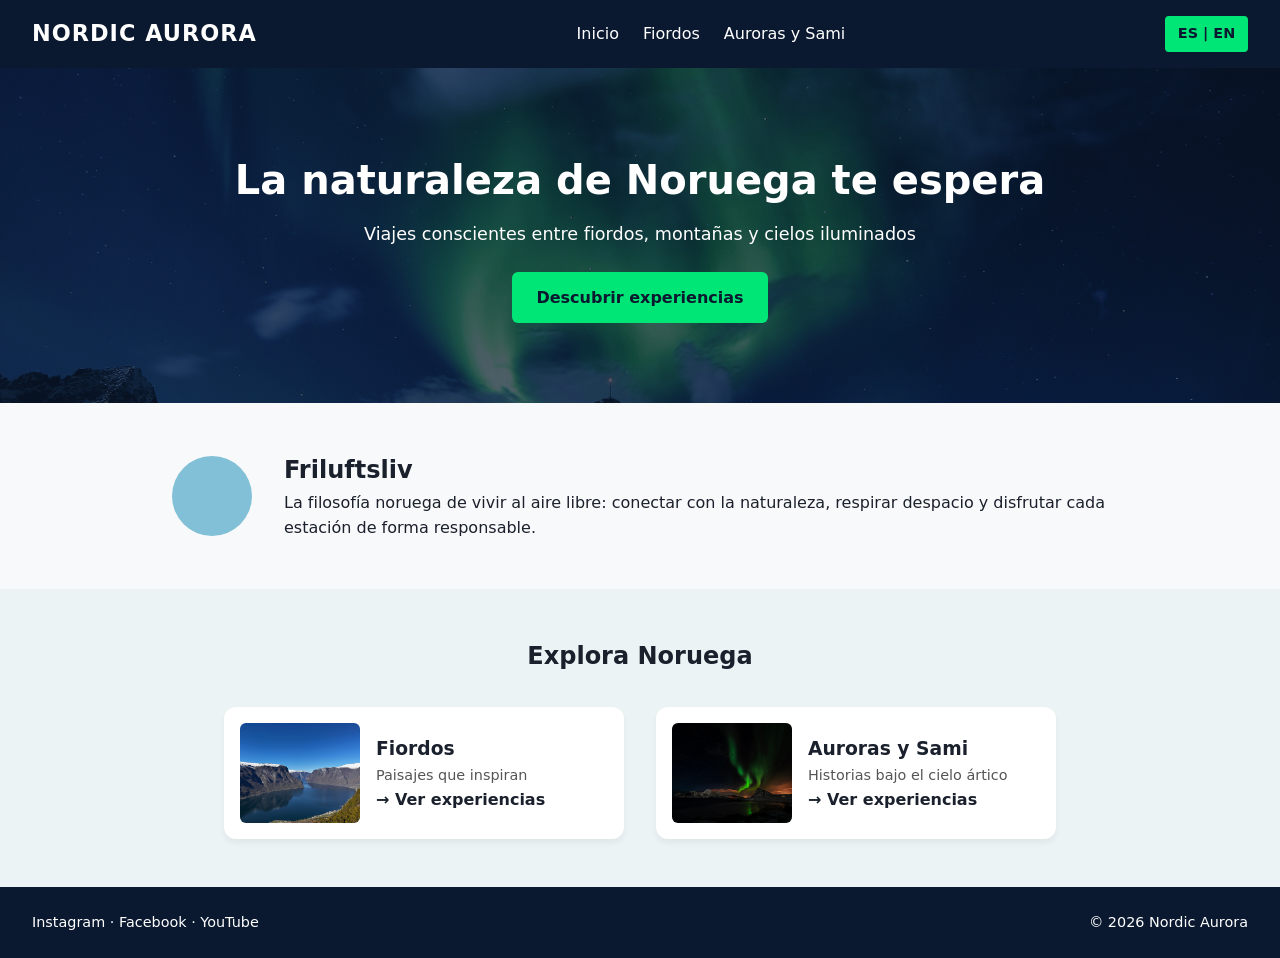
<file: index.html>
<!DOCTYPE html>
<html lang="es">
<head>
    <meta charset="UTF-8">
    <meta name="viewport" content="width=device-width, initial-scale=1.0">
    <title>Nordic Aurora | Inicio</title>
    <link rel="stylesheet" href="css/styles.css">
</head>
<body>

    <header>
        <div class="logo">NORDIC AURORA</div>
        <nav aria-label="Navegación principal">
            <ul>
                <li><a href="index.html">Inicio</a></li>
                <li><a href="fiordos.html">Fiordos</a></li>
                <li><a href="auroras.html">Auroras y Sami</a></li>
            </ul>
        </nav>
        <div class="lang-switch" aria-label="Selector de idioma">ES | EN</div>
    </header>

    <main>
        <section style="position: relative; background: linear-gradient(rgba(10, 25, 47, 0.7), rgba(10, 25, 47, 0.7)), url('images/hero-bg.jpg') no-repeat center center/cover; color: white; text-align: center; padding: 5rem 2rem;">
            <h1 style="font-size: 2.5rem; margin-bottom: 0.5rem;">La naturaleza de Noruega te espera</h1>
            <p style="font-size: 1.1rem; margin-bottom: 1.5rem; max-width: 600px; margin-left: auto; margin-right: auto;">Viajes conscientes entre fiordos, montañas y cielos iluminados</p>
            <a href="fiordos.html" style="background-color: var(--verde-aurora); color: var(--azul-noche); padding: 0.8rem 1.5rem; border-radius: 6px; text-decoration: none; font-weight: bold; display: inline-block;">Descubrir experiencias</a>
        </section>

        <section style="display: flex; align-items: center; gap: 2rem; padding: 3rem 2rem; max-width: 1000px; margin: 0 auto;">
            <div style="width: 80px; height: 80px; background-color: var(--azul-glaciar); border-radius: 50%; flex-shrink: 0;" aria-hidden="true"></div>
            <div>
                <h2>Friluftsliv</h2>
                <p>La filosofía noruega de vivir al aire libre: conectar con la naturaleza, respirar despacio y disfrutar cada estación de forma responsable.</p>
            </div>
        </section>

        <section style="background-color: var(--fondo-tarjeta); padding: 3rem 2rem; text-align: center;">
            <h2 style="margin-bottom: 2rem;">Explora Noruega</h2>
            <div style="display: flex; justify-content: center; gap: 2rem; flex-wrap: wrap;">
                
                <article style="background: white; border-radius: 12px; display: flex; padding: 1rem; width: 400px; gap: 1rem; align-items: center; box-shadow: 0 4px 6px rgba(0,0,0,0.05);">
                    <img src="images/fiordos-thumb.jpg" alt="Vista panorámica del fiordo Nærøyfjord entre altas montañas" style="width: 120px; height: 100px; object-fit: cover; border-radius: 6px;">
                    <div style="text-align: left;">
                        <h3>Fiordos</h3>
                        <p style="font-size: 0.9rem; color: #555;">Paisajes que inspiran</p>
                        <a href="fiordos.html" style="color: var(--texto-oscuro); font-weight: bold; text-decoration: none;">→ Ver experiencias</a>
                    </div>
                </article>

                <article style="background: white; border-radius: 12px; display: flex; padding: 1rem; width: 400px; gap: 1rem; align-items: center; box-shadow: 0 4px 6px rgba(0,0,0,0.05);">
                    <img src="images/aurora-thumb.jpg" alt="Aurora boreal verde iluminando el cielo nocturno del ártico" style="width: 120px; height: 100px; object-fit: cover; border-radius: 6px;">
                    <div style="text-align: left;">
                        <h3>Auroras y Sami</h3>
                        <p style="font-size: 0.9rem; color: #555;">Historias bajo el cielo ártico</p>
                        <a href="auroras.html" style="color: var(--texto-oscuro); font-weight: bold; text-decoration: none;">→ Ver experiencias</a>
                    </div>
                </article>

            </div>
        </section>
    </main>

    <footer>
        <div>
            <span>Instagram</span> · <span>Facebook</span> · <span>YouTube</span>
        </div>
        <div>© 2026 Nordic Aurora</div>
    </footer>

</body>
</html>
</file>
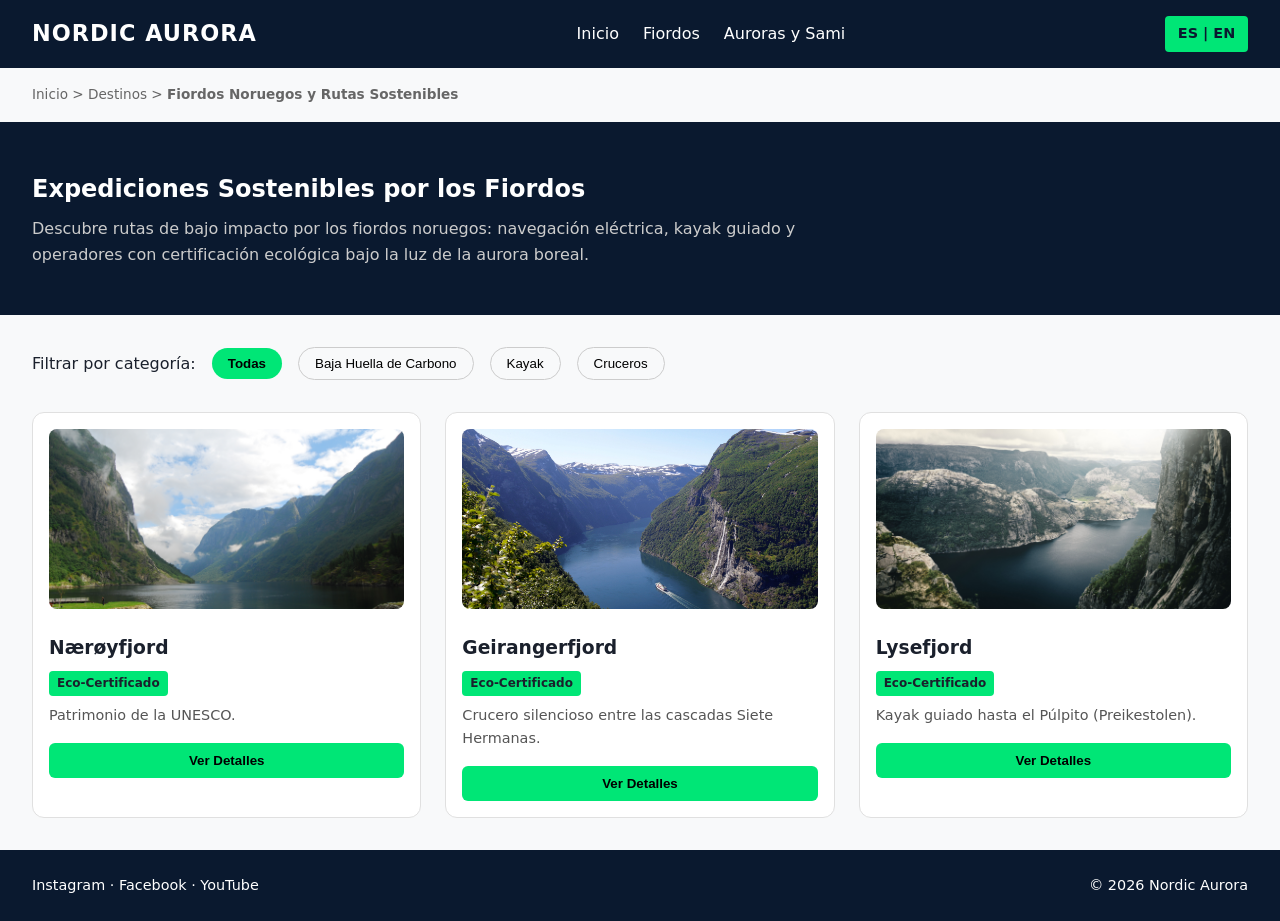
<file: fiordos.html>
<!DOCTYPE html>
<html lang="es">
<head>
    <meta charset="UTF-8">
    <meta name="viewport" content="width=device-width, initial-scale=1.0">
    <title>Nordic Aurora | Fiordos</title>
    <link rel="stylesheet" href="css/styles.css">
</head>
<body>

    <header>
        <div class="logo">NORDIC AURORA</div>
        <nav aria-label="Navegación principal">
            <ul>
                <li><a href="index.html">Inicio</a></li>
                <li><a href="fiordos.html">Fiordos</a></li>
                <li><a href="auroras.html">Auroras y Sami</a></li>
            </ul>
        </nav>
        <div class="lang-switch" aria-label="Selector de idioma">ES | EN</div>
    </header>

    <main>
        <p style="padding: 1rem 2rem; font-size: 0.85rem; color: #666;">Inicio > Destinos > <strong>Fiordos Noruegos y Rutas Sostenibles</strong></p>

        <section style="background-color: var(--azul-noche); color: white; padding: 3rem 2rem;">
            <h1>Expediciones Sostenibles por los Fiordos</h1>
            <p style="max-width: 800px; margin-top: 0.5rem; color: #CCC;">Descubre rutas de bajo impacto por los fiordos noruegos: navegación eléctrica, kayak guiado y operadores con certificación ecológica bajo la luz de la aurora boreal.</p>
        </section>

        <section style="padding: 2rem;">
            <div style="display: flex; align-items: center; gap: 1rem; margin-bottom: 2rem;">
                <span>Filtrar por categoría:</span>
                <button style="background: var(--verde-aurora); border: none; padding: 0.5rem 1rem; border-radius: 20px; font-weight: bold; cursor: pointer;">Todas</button>
                <button style="background: transparent; border: 1px solid #CCC; padding: 0.5rem 1rem; border-radius: 20px; cursor: pointer;">Baja Huella de Carbono</button>
                <button style="background: transparent; border: 1px solid #CCC; padding: 0.5rem 1rem; border-radius: 20px; cursor: pointer;">Kayak</button>
                <button style="background: transparent; border: 1px solid #CCC; padding: 0.5rem 1rem; border-radius: 20px; cursor: pointer;">Cruceros</button>
            </div>

            <div style="display: grid; grid-template-columns: repeat(auto-fit, minmax(280px, 1fr)); gap: 1.5rem;">
                
                <article style="border: 1px solid #E0E0E0; border-radius: 12px; padding: 1rem; background: white;">
                    <img src="images/naeroyfjord.jpg" alt="Navegación en embarcación ecológica por las aguas calmas del fiordo Nærøyfjord" style="width: 100%; height: 180px; border-radius: 8px; object-fit: cover;">
                    <h3 style="margin-top: 1rem;">Nærøyfjord</h3>
                    <span style="background: var(--verde-aurora); font-size: 0.75rem; padding: 0.2rem 0.5rem; border-radius: 4px; font-weight: bold; display: inline-block; margin: 0.5rem 0;">Eco-Certificado</span>
                    <p style="font-size: 0.9rem; color: #555; margin-bottom: 1rem;">Patrimonio de la UNESCO.</p>
                    <button style="width: 100%; background: var(--verde-aurora); border: none; padding: 0.6rem; border-radius: 6px; font-weight: bold; cursor: pointer;">Ver Detalles</button>
                </article>

                <article style="border: 1px solid #E0E0E0; border-radius: 12px; padding: 1rem; background: white;">
                    <img src="images/geirangerfjord.jpg" alt="Vista elevada del fiordo Geirangerfjord rodeado de majestuosas cascadas" style="width: 100%; height: 180px; border-radius: 8px; object-fit: cover;">
                    <h3 style="margin-top: 1rem;">Geirangerfjord</h3>
                    <span style="background: var(--verde-aurora); font-size: 0.75rem; padding: 0.2rem 0.5rem; border-radius: 4px; font-weight: bold; display: inline-block; margin: 0.5rem 0;">Eco-Certificado</span>
                    <p style="font-size: 0.9rem; color: #555; margin-bottom: 1rem;">Crucero silencioso entre las cascadas Siete Hermanas.</p>
                    <button style="width: 100%; background: var(--verde-aurora); border: none; padding: 0.6rem; border-radius: 6px; font-weight: bold; cursor: pointer;">Ver Detalles</button>
                </article>

                <article style="border: 1px solid #E0E0E0; border-radius: 12px; padding: 1rem; background: white;">
                    <img src="images/lysefjord.jpg" alt="Grupo de personas realizando expedición en kayak por el fiordo Lysefjord" style="width: 100%; height: 180px; border-radius: 8px; object-fit: cover;">
                    <h3 style="margin-top: 1rem;">Lysefjord</h3>
                    <span style="background: var(--verde-aurora); font-size: 0.75rem; padding: 0.2rem 0.5rem; border-radius: 4px; font-weight: bold; display: inline-block; margin: 0.5rem 0;">Eco-Certificado</span>
                    <p style="font-size: 0.9rem; color: #555; margin-bottom: 1rem;">Kayak guiado hasta el Púlpito (Preikestolen).</p>
                    <button style="width: 100%; background: var(--verde-aurora); border: none; padding: 0.6rem; border-radius: 6px; font-weight: bold; cursor: pointer;">Ver Detalles</button>
                </article>

            </div>
        </section>
    </main>

    <footer>
        <div>
            <span>Instagram</span> · <span>Facebook</span> · <span>YouTube</span>
        </div>
        <div>© 2026 Nordic Aurora</div>
    </footer>

</body>
</html>
</file>
<file: css/styles.css>
:root {
    --azul-noche: #0A192F;
    --verde-aurora: #00E676;
    --rojo-rorbu: #BA2D27;
    --azul-glaciar: #82C0D8;
    --blanco-nieve: #F8F9FA;
    --fondo-tarjeta: #EBF3F5;
    --texto-oscuro: #1A202C;
}

* {
    box-sizing: border-box;
    margin: 0;
    padding: 0;
}

body {
    font-family: 'Inter', system-ui, -apple-system, sans-serif;
    background-color: var(--blanco-nieve);
    color: var(--texto-oscuro);
    line-height: 1.6;
}

header {
    background-color: var(--azul-noche);
    color: white;
    display: flex;
    justify-content: space-between;
    align-items: center;
    padding: 1rem 2rem;
}

.logo {
    font-size: 1.4rem;
    font-weight: bold;
    letter-spacing: 1px;
}

nav ul {
    display: flex;
    list-style: none;
    gap: 1.5rem;
}

nav a {
    color: white;
    text-decoration: none;
    font-weight: 500;
}

nav a:hover {
    color: var(--verde-aurora);
}

.lang-switch {
    background-color: var(--verde-aurora);
    color: var(--azul-noche);
    padding: 0.4rem 0.8rem;
    border-radius: 4px;
    font-weight: bold;
    font-size: 0.9rem;
}

footer {
    background-color: var(--azul-noche);
    color: white;
    display: flex;
    justify-content: space-between;
    align-items: center;
    padding: 1.5rem 2rem;
    font-size: 0.9rem;
}
</file>
